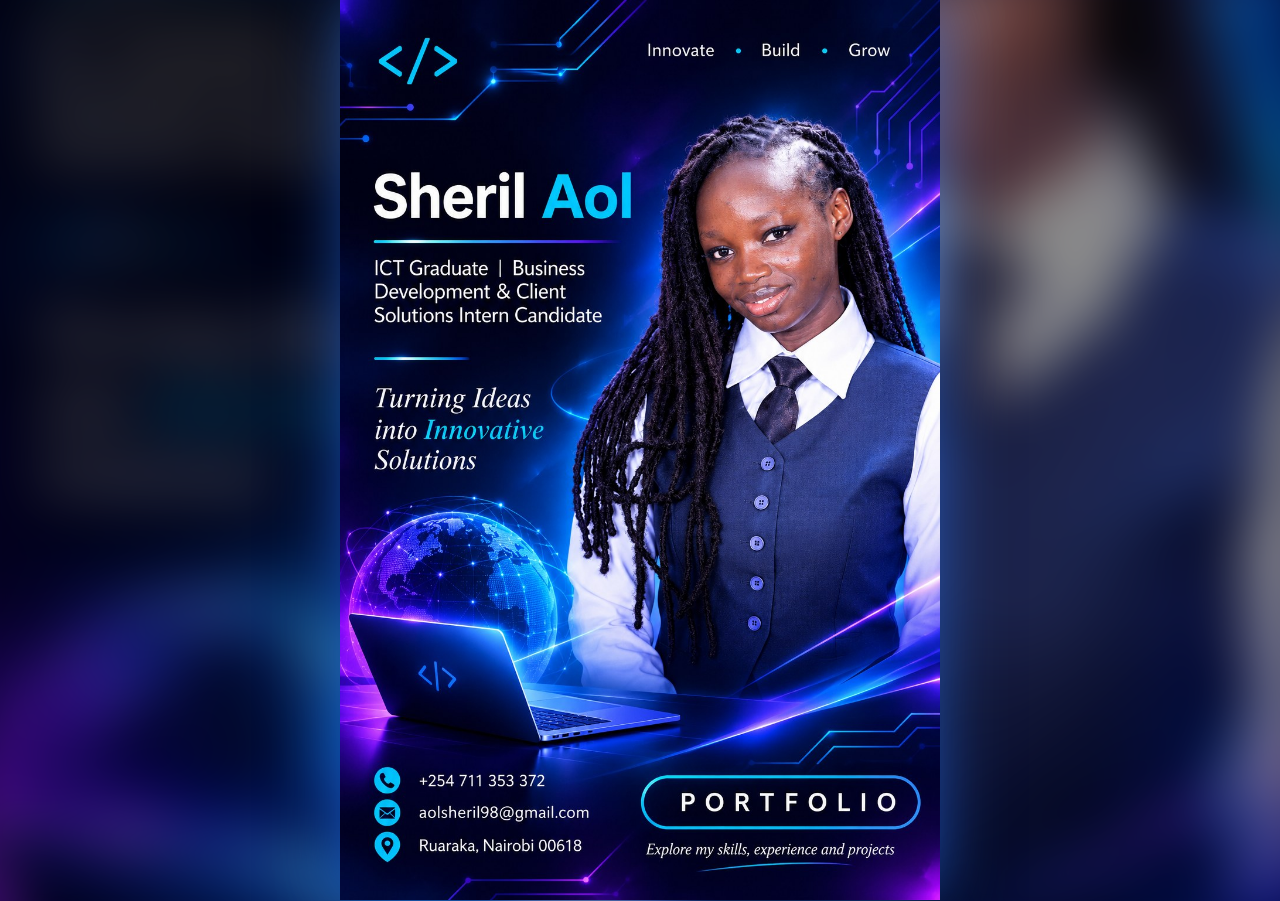
<file: index.html>
<!DOCTYPE html>
<html lang="en">
<head>
<meta charset="utf-8">
<meta name="viewport" content="width=device-width, initial-scale=1">
<title>Sheril Aol | ICT Graduate Portfolio</title>
<meta name="description" content="Portfolio of Sheril Aol, ICT graduate in networking, Linux, software and client solutions.">
<style>
*,*::before,*::after{box-sizing:border-box}
html,body{margin:0;height:100%;background:#05061f}
body{display:flex;align-items:center;justify-content:center;overflow:hidden;font-family:system-ui,-apple-system,"Segoe UI",sans-serif}
.bg{position:fixed;inset:-40px;background:url(images/cover.jpg) center/cover;filter:blur(28px) brightness(.55)}
.poster{position:relative;width:min(100vw,66.666vh);aspect-ratio:1024/1536;box-shadow:0 0 60px rgba(40,120,255,.55)}
.poster img{display:block;width:100%;height:100%}
.hot{position:absolute;display:block;border-radius:40px}
.hot:hover{box-shadow:0 0 22px rgba(30,167,255,.9);background:rgba(30,167,255,.12)}
.hot:focus-visible{outline:3px solid #5EEAD4;outline-offset:2px}
.sr{position:absolute;width:1px;height:1px;overflow:hidden;clip:rect(0 0 0 0);white-space:nowrap}
.sr:focus,.sr a:focus{position:fixed;width:auto;height:auto;clip:auto;z-index:9;background:#fff;color:#000;padding:8px 12px;top:8px;left:8px}
@media(max-height:500px){body{overflow:auto;align-items:flex-start}.poster{width:100vw}}
</style>
</head>
<body>
<div class="bg" aria-hidden="true"></div>
<main class="poster">
<h1 class="sr">Sheril Aol, ICT Graduate | Business Development &amp; Client Solutions Intern Candidate</h1>
<img src="images/cover.jpg" alt="Portfolio cover: Sheril Aol, ICT graduate, in a vest and tie working on a laptop. Turning ideas into innovative solutions. Phone +254 711 353 372, email aolsheril98@gmail.com, Ruaraka, Nairobi 00618.">
<a class="hot" style="left:50.3%;top:86.2%;width:46.5%;height:6%" href="about.html" aria-label="Open my portfolio"></a>
<a class="hot" style="left:5.5%;top:85%;width:29%;height:3.4%" href="tel:+254711353372" aria-label="Call +254 711 353 372"></a>
<a class="hot" style="left:5.5%;top:88.6%;width:37%;height:3.4%" href="mailto:aolsheril98@gmail.com" aria-label="Email aolsheril98@gmail.com"></a>
<nav class="sr"><a href="about.html">About</a> <a href="about.html#skills">Skills</a> <a href="projects.html">Projects</a> <a href="about.html#experience">Experience</a> <a href="projects.html#contact">Contact</a></nav>
</main>
</body>
</html>
</file>
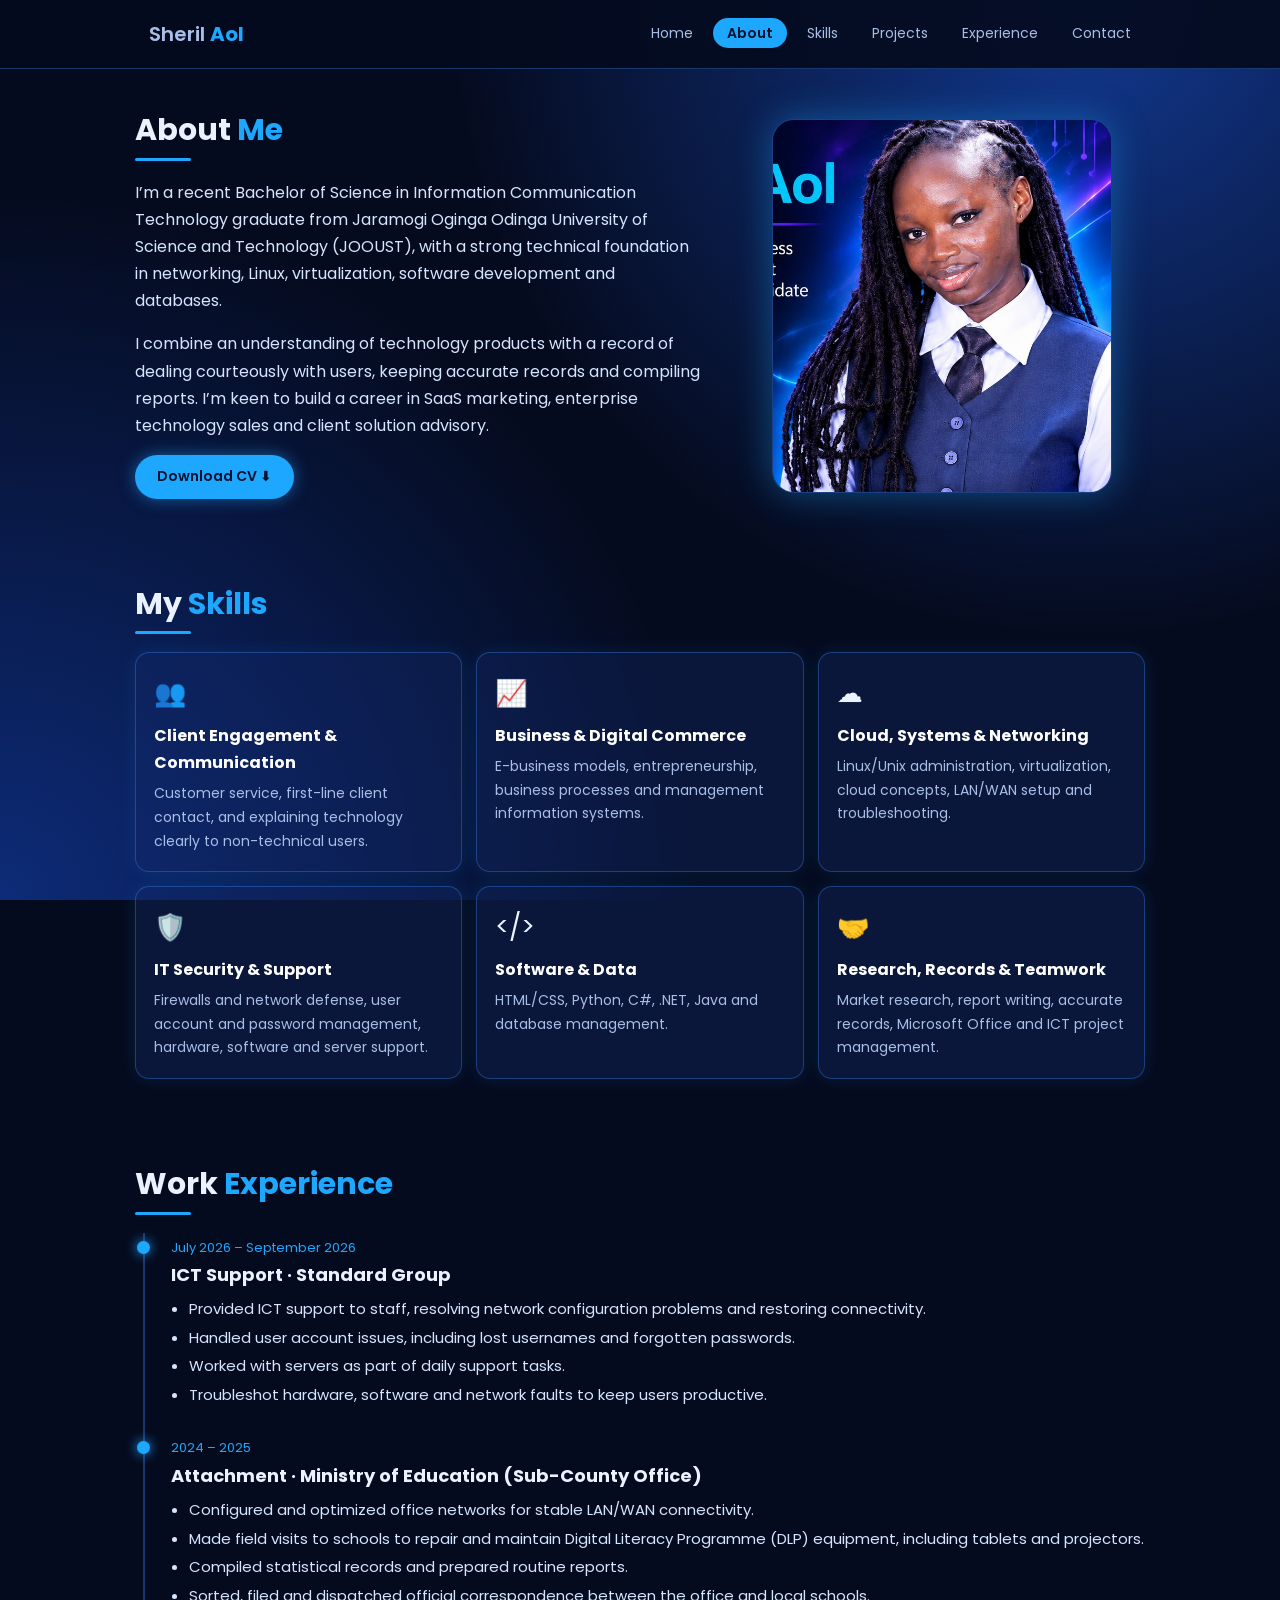
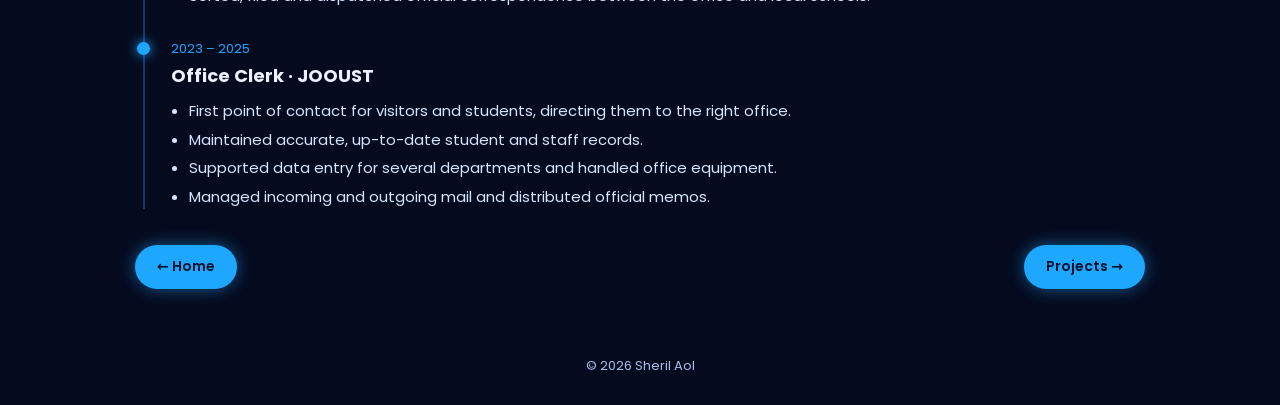
<file: about.html>
<!DOCTYPE html>
<html lang="en">
<head>
<meta charset="utf-8">
<meta name="viewport" content="width=device-width, initial-scale=1">
<link rel="stylesheet" href="https://fonts.googleapis.com/css2?family=Poppins:wght@400;600;700&display=swap">
<link rel="stylesheet" href="css/style.css">
<title>About | Sheril Aol</title>
</head>
<body>
<nav><div class="wrap">
<a class="brand" href="index.html">Sheril <b>Aol</b></a>
<ul>
<li><a href="index.html">Home</a></li>
<li><a class="on" href="about.html">About</a></li>
<li><a href="#skills">Skills</a></li>
<li><a href="projects.html">Projects</a></li>
<li><a href="#experience">Experience</a></li>
<li><a href="projects.html#contact">Contact</a></li>
</ul>
</div></nav>

<main class="wrap">
<section id="about">
<div class="about">
<div>
<h2>About <b>Me</b></h2>
<div id="about-text"></div>
<a class="btn" id="cv-btn" href="#" download>Download CV ⬇</a>
</div>
<div class="photo"><img src="images/sheril.jpg" alt="Sheril Aol" style="object-position:center 20%"></div>
</div>
</section>

<section id="skills">
<h2>My <b>Skills</b></h2>
<div class="grid" id="skills-grid"></div>
</section>

<section id="experience">
<h2>Work <b>Experience</b></h2>
<div class="tl" id="exp-list"></div>
<div class="next"><a class="btn" href="index.html">← Home</a><a class="btn" href="projects.html">Projects →</a></div>
</section>
</main>
<footer>© <span id="y">2026</span> Sheril Aol</footer>
<script src="js/data.js"></script>
<script src="js/script.js"></script>
</body>
</html>
</file>
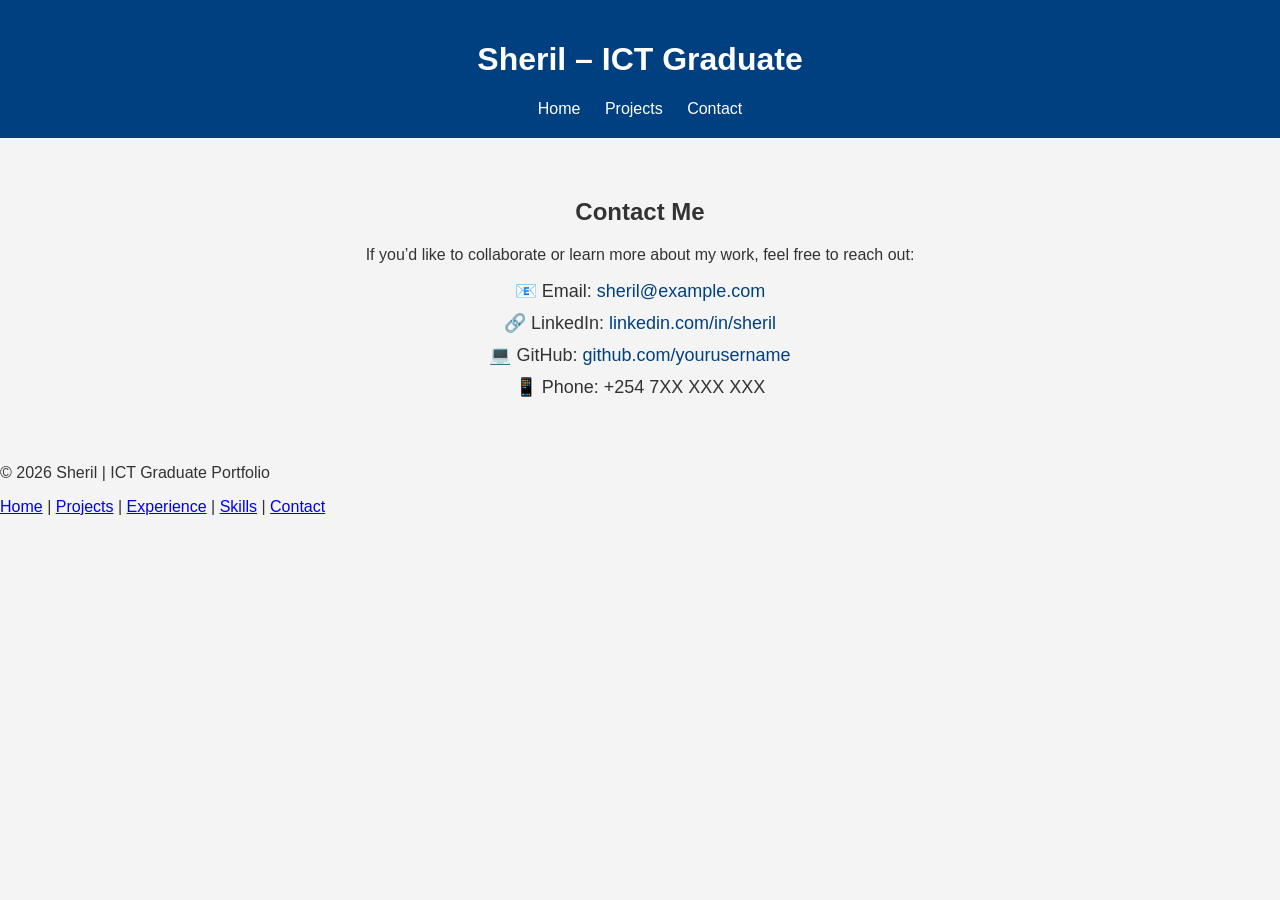
<file: contact.html>
<!DOCTYPE html>
<html lang="en">
<head>
  <meta charset="UTF-8">
  <title>Contact | Sheril Portfolio</title>
  <link rel="stylesheet" href="style.css">
</head>
<body>
  <header>
    <h1>Sheril – ICT Graduate</h1>
    <nav>
      <a href="index.html">Home</a>
      <a href="projects.html">Projects</a>
      <a href="contact.html">Contact</a>
    </nav>
  </header>

  <section class="contact">
    <h2>Contact Me</h2>
    <p>If you’d like to collaborate or learn more about my work, feel free to reach out:</p>

    <div class="contact-info">
      <p>📧 Email: <a href="mailto:sheril@example.com">sheril@example.com</a></p>
      <p>🔗 LinkedIn: <a href="https://linkedin.com/in/sheril">linkedin.com/in/sheril</a></p>
      <p>💻 GitHub: <a href="https://github.com/yourusername">github.com/yourusername</a></p>
      <p>📱 Phone: +254 7XX XXX XXX</p>
    </div>
  </section>

  <footer>
  <p>&copy; 2026 Sheril | ICT Graduate Portfolio</p>
  <p>
    <a href="index.html">Home</a> |
    <a href="projects.html">Projects</a> |
    <a href="experience.html">Experience</a> |
    <a href="skills.html">Skills</a> |
    <a href="contact.html">Contact</a>
  </p>
</footer>

</body>
</html>
</file>
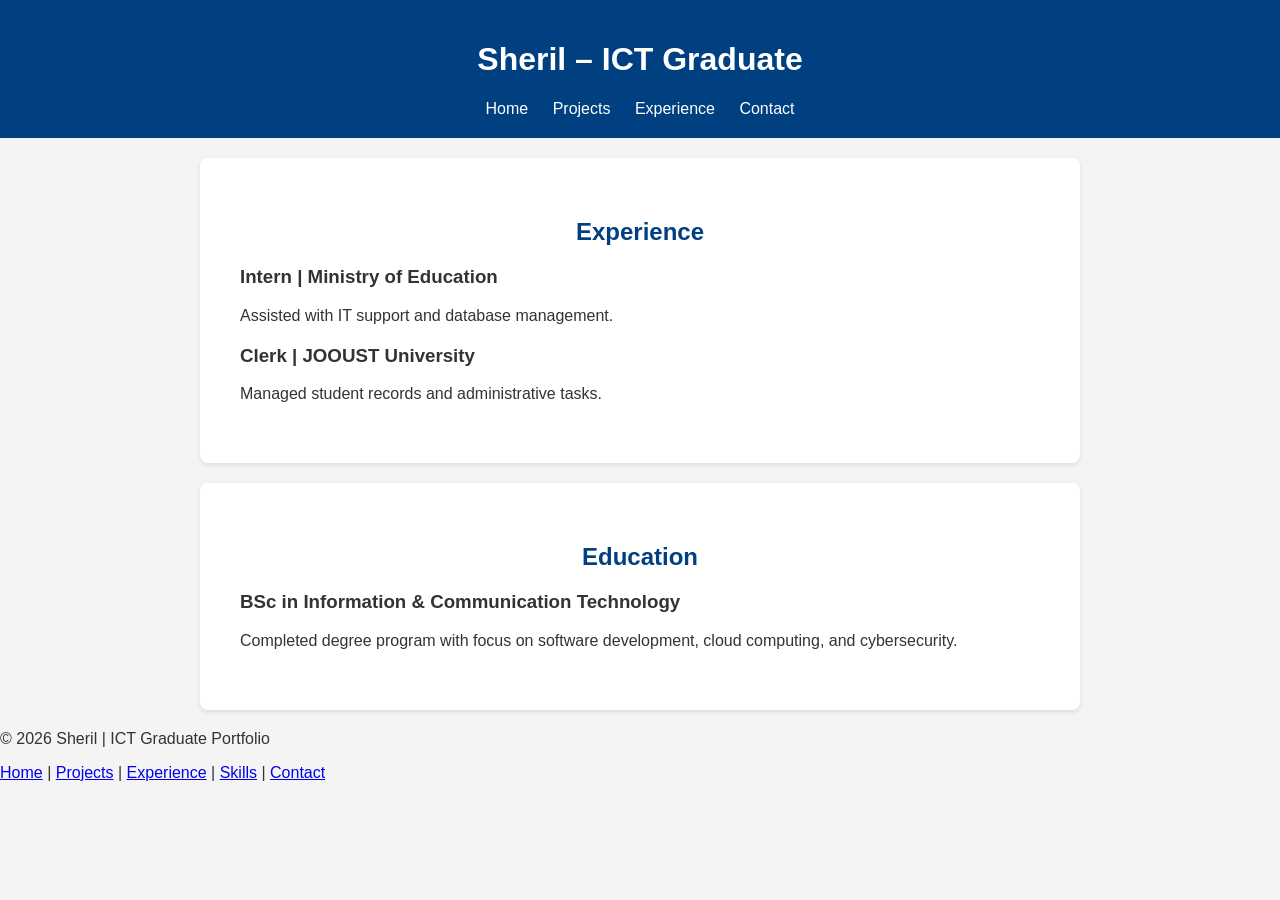
<file: experience.html>
<!DOCTYPE html>
<html lang="en">
<head>
  <meta charset="UTF-8">
  <title>Experience & Education | Sheril Portfolio</title>
  <link rel="stylesheet" href="style.css">
</head>
<body>
  <header>
    <h1>Sheril – ICT Graduate</h1>
    <nav>
      <a href="index.html">Home</a>
      <a href="projects.html">Projects</a>
      <a href="experience.html">Experience</a>
      <a href="contact.html">Contact</a>
    </nav>
  </header>

  <section class="experience">
    <h2>Experience</h2>
    <div class="exp-card">
      <h3>Intern | Ministry of Education</h3>
      <p>Assisted with IT support and database management.</p>
    </div>

    <div class="exp-card">
      <h3>Clerk | JOOUST University</h3>
      <p>Managed student records and administrative tasks.</p>
    </div>
  </section>

  <section class="education">
    <h2>Education</h2>
    <div class="edu-card">
      <h3>BSc in Information & Communication Technology</h3>
      <p>Completed degree program with focus on software development, cloud computing, and cybersecurity.</p>
    </div>
  </section>
  <footer>
  <p>&copy; 2026 Sheril | ICT Graduate Portfolio</p>
  <p>
    <a href="index.html">Home</a> |
    <a href="projects.html">Projects</a> |
    <a href="experience.html">Experience</a> |
    <a href="skills.html">Skills</a> |
    <a href="contact.html">Contact</a>
  </p>
</footer>

</body>
</html>
</file>
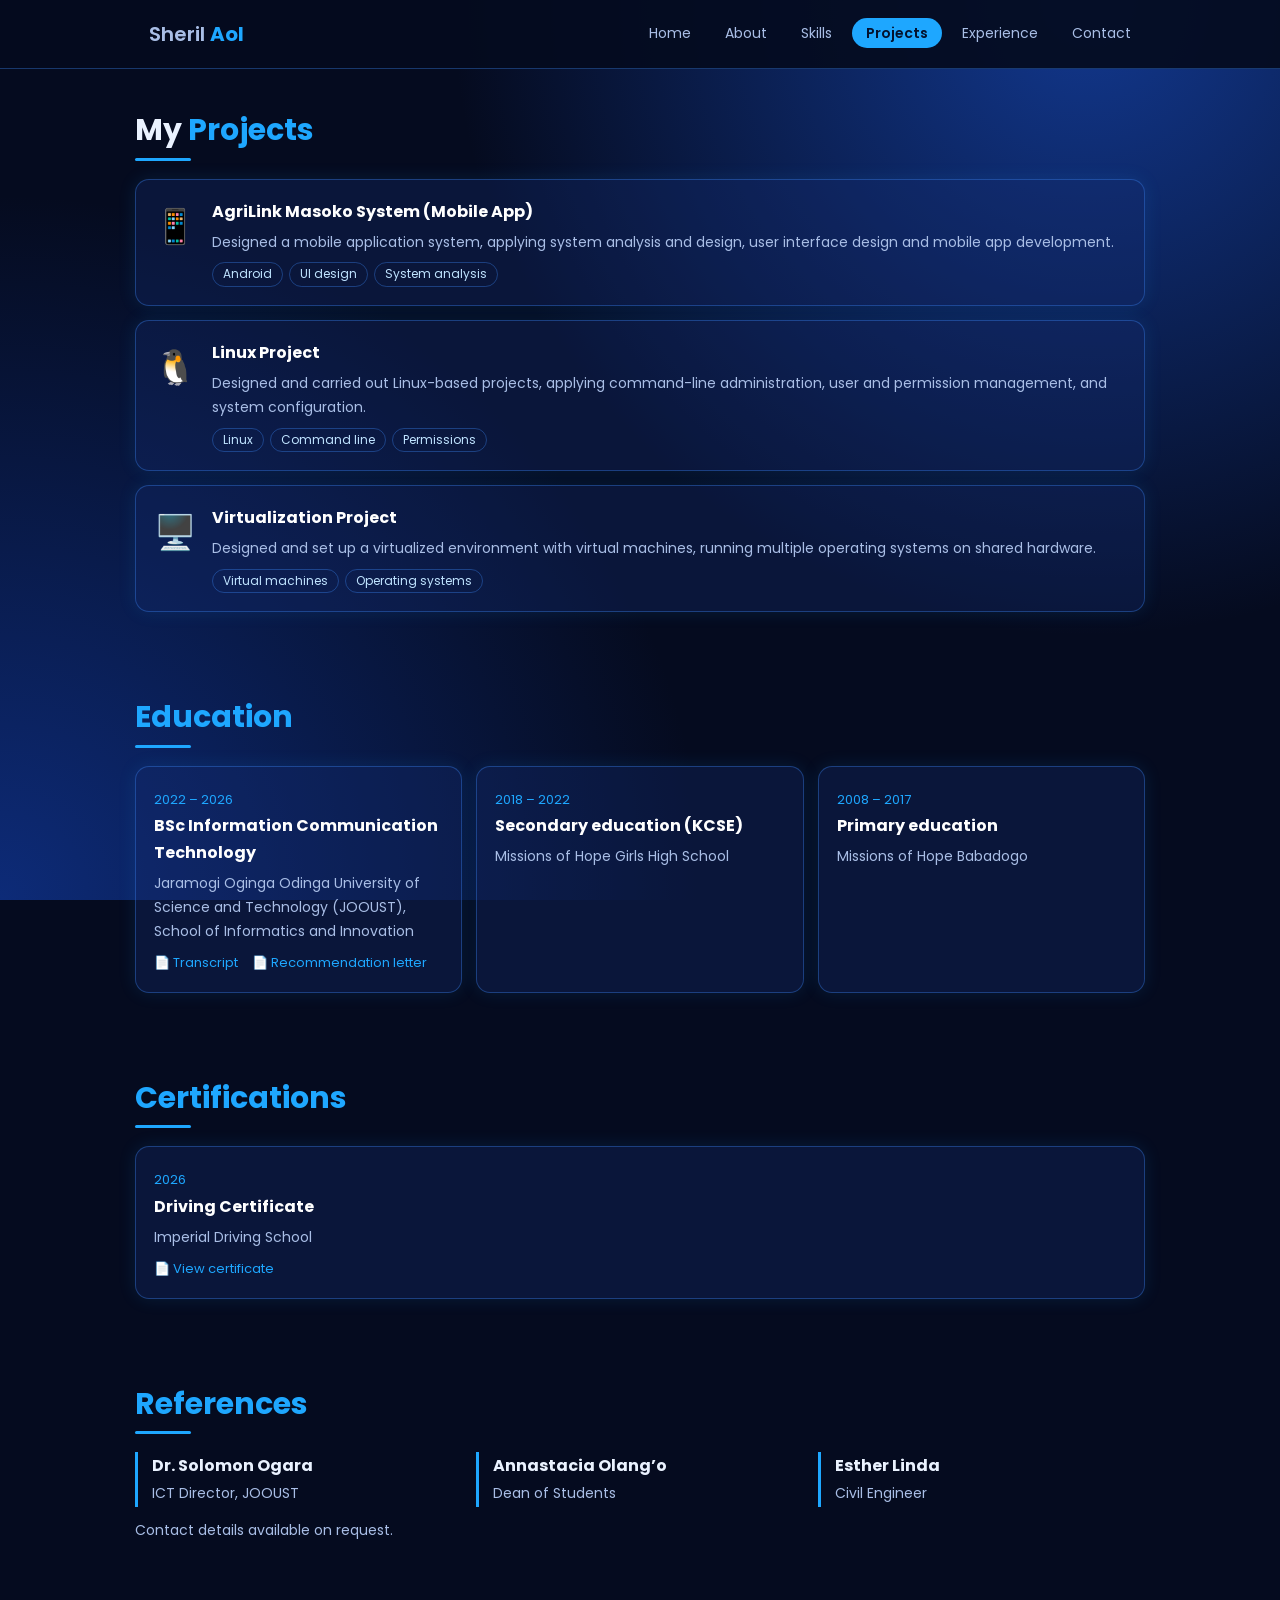
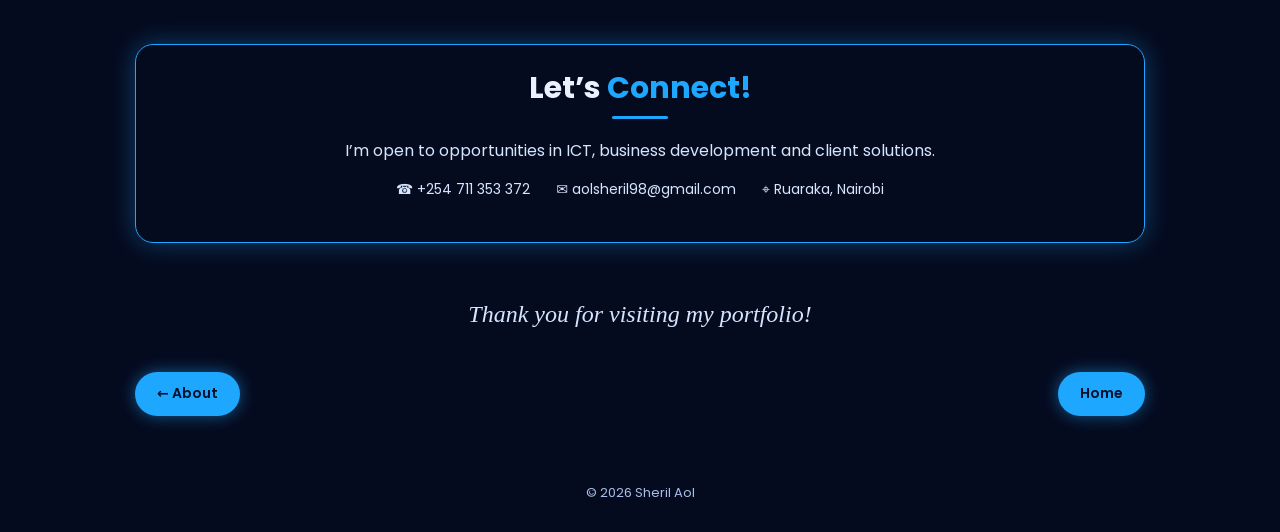
<file: projects.html>
<!DOCTYPE html>
<html lang="en">
<head>
<meta charset="utf-8">
<meta name="viewport" content="width=device-width, initial-scale=1">
<link rel="stylesheet" href="https://fonts.googleapis.com/css2?family=Poppins:wght@400;600;700&display=swap">
<link rel="stylesheet" href="css/style.css">
<title>Projects | Sheril Aol</title>
</head>
<body>
<nav><div class="wrap">
<a class="brand" href="index.html">Sheril <b>Aol</b></a>
<ul>
<li><a href="index.html">Home</a></li>
<li><a href="about.html">About</a></li>
<li><a href="about.html#skills">Skills</a></li>
<li><a class="on" href="projects.html">Projects</a></li>
<li><a href="about.html#experience">Experience</a></li>
<li><a href="#contact">Contact</a></li>
</ul>
</div></nav>

<main class="wrap">
<section id="projects">
<h2>My <b>Projects</b></h2>
<div class="grid" id="projects-list" style="grid-template-columns:1fr"></div>
</section>

<section id="education">
<h2><b>Education</b></h2>
<div class="grid" id="edu-grid"></div>
</section>

<section id="certs">
<h2><b>Certifications</b></h2>
<div class="grid" id="cert-grid"></div>
</section>

<section id="references">
<h2><b>References</b></h2>
<div class="refs" id="refs"></div>
<p id="refs-note" style="color:var(--muted);font-size:14px;margin-top:12px">Contact details available on request.</p>
</section>

<section id="contact">
<div class="connect">
<h2>Let’s <b>Connect!</b></h2>
<p>I’m open to opportunities in ICT, business development and client solutions.</p>
<div class="row" id="contact-row"></div>
<div class="social" id="social"></div>
</div>
<p class="thanks">Thank you for visiting my portfolio!</p>
<div class="next"><a class="btn" href="about.html">← About</a><a class="btn" href="index.html">Home</a></div>
</section>
</main>
<footer>© <span id="y">2026</span> Sheril Aol</footer>
<script src="js/data.js"></script>
<script src="js/script.js"></script>
</body>
</html>
</file>
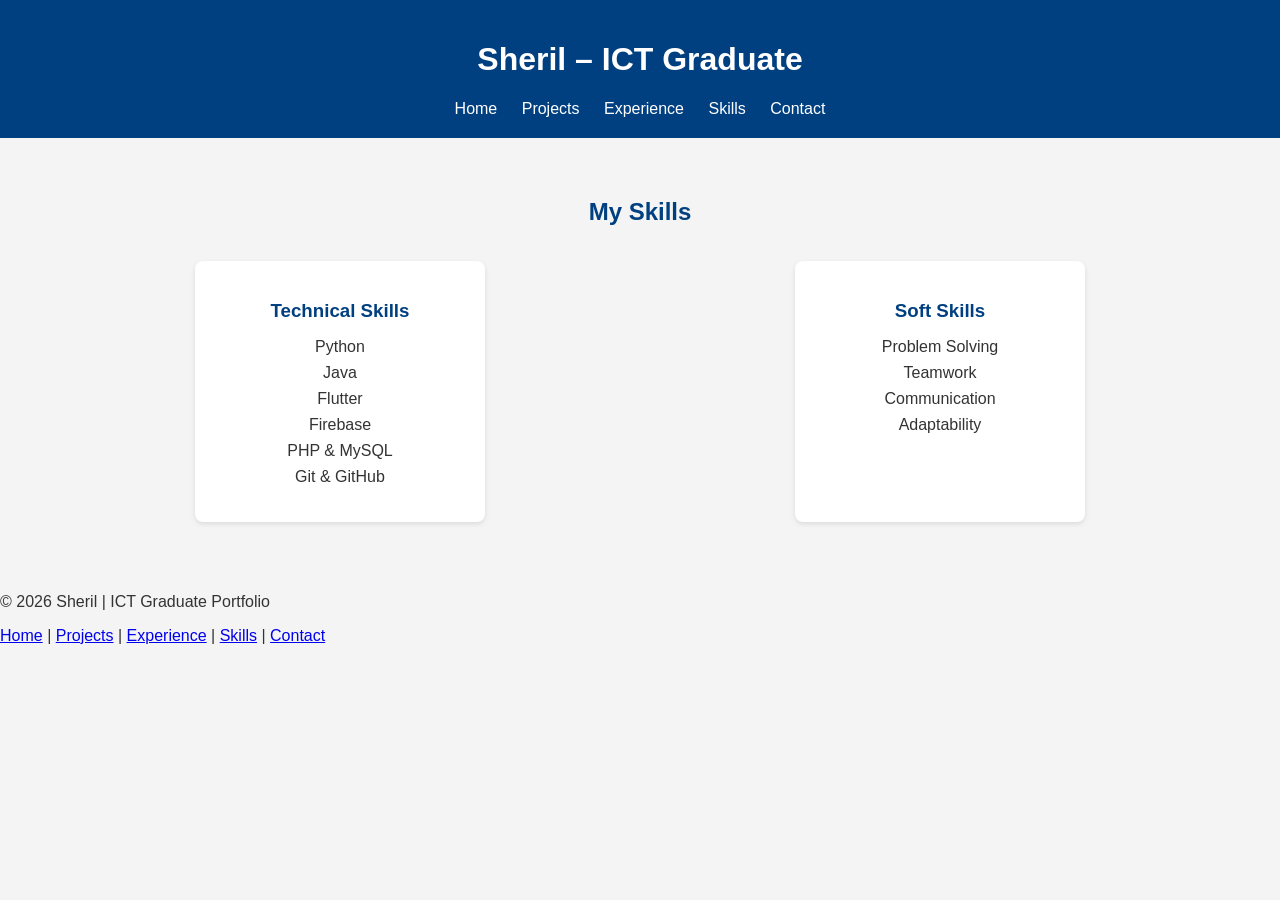
<file: skills.html>
<!DOCTYPE html>
<html lang="en">
<head>
  <meta charset="UTF-8">
  <title>Skills | Sheril Portfolio</title>
  <style>
    body {
      font-family: Arial, sans-serif;
      margin: 0;
      background: #f4f4f4;
      color: #333;
    }

    header {
      background: #004080;
      color: white;
      padding: 20px;
      text-align: center;
    }

    nav a {
      margin: 0 10px;
      color: white;
      text-decoration: none;
    }

    .skills {
      padding: 40px;
      text-align: center;
    }

    .skills h2 {
      color: #004080;
      margin-bottom: 20px;
    }

    .skills-container {
      display: flex;
      justify-content: space-around;
      flex-wrap: wrap;
    }

    .skill-card {
      background: white;
      border-radius: 8px;
      box-shadow: 0 2px 5px rgba(0,0,0,0.1);
      margin: 15px;
      padding: 20px;
      width: 250px;
    }

    .skill-card h3 {
      color: #004080;
      margin-bottom: 10px;
    }

    .skill-card ul {
      list-style: none;
      padding: 0;
    }

    .skill-card li {
      margin: 8px 0;
    }
  </style>
</head>
<body>
  <header>
    <h1>Sheril – ICT Graduate</h1>
    <nav>
      <a href="index.html">Home</a>
      <a href="projects.html">Projects</a>
      <a href="experience.html">Experience</a>
      <a href="skills.html">Skills</a>
      <a href="contact.html">Contact</a>
    </nav>
  </header>

  <section class="skills">
    <h2>My Skills</h2>
    <div class="skills-container">
      <div class="skill-card">
        <h3>Technical Skills</h3>
        <ul>
          <li>Python</li>
          <li>Java</li>
          <li>Flutter</li>
          <li>Firebase</li>
          <li>PHP & MySQL</li>
          <li>Git & GitHub</li>
        </ul>
      </div>

      <div class="skill-card">
        <h3>Soft Skills</h3>
        <ul>
          <li>Problem Solving</li>
          <li>Teamwork</li>
          <li>Communication</li>
          <li>Adaptability</li>
        </ul>
      </div>
    </div>
  </section>
  <footer>
  <p>&copy; 2026 Sheril | ICT Graduate Portfolio</p>
  <p>
    <a href="index.html">Home</a> |
    <a href="projects.html">Projects</a> |
    <a href="experience.html">Experience</a> |
    <a href="skills.html">Skills</a> |
    <a href="contact.html">Contact</a>
  </p>
</footer>

</body>
</html>
</file>
<file: css/style.css>
:root{--bg:#050B1F;--bg2:#0A1740;--card:rgba(20,45,110,.35);--line:rgba(60,140,255,.35);--blue:#1EA7FF;--text:#EAF2FF;--muted:#A9BEE6;color-scheme:dark}
*,*::before,*::after{box-sizing:border-box}
html{scroll-behavior:smooth}
body{margin:0;min-height:100vh;color:var(--text);font:400 16px/1.7 "Poppins",system-ui,-apple-system,"Segoe UI",sans-serif;background:radial-gradient(circle at 85% 0%,#12388f 0,transparent 45%),radial-gradient(circle at 0% 100%,#0d2b78 0,transparent 45%),var(--bg);background-attachment:fixed}
a{color:inherit;text-decoration:none}
:focus-visible{outline:2px solid var(--blue);outline-offset:3px}
.wrap{max-width:1050px;margin:0 auto;padding:0 20px}
nav{position:sticky;top:0;z-index:5;background:rgba(5,11,31,.92);border-bottom:1px solid var(--line)}
nav .wrap{display:flex;justify-content:space-between;align-items:center;gap:12px;padding-top:12px;padding-bottom:12px;flex-wrap:wrap}
.brand{font-size:20px;font-weight:600}.brand b{color:var(--blue)}
nav ul{display:flex;gap:6px;list-style:none;margin:0;padding:0;font-size:14px;flex-wrap:wrap}
nav a{padding:5px 14px;border-radius:20px;color:var(--muted)}
nav a:hover{color:#fff}
nav a.on{background:var(--blue);color:#04122e;font-weight:600}
h1,h2{line-height:1.15;margin:0}
h2{font-size:30px;margin-bottom:18px}h2 b{color:var(--blue)}
h2::after{content:"";display:block;width:56px;height:3px;background:var(--blue);margin-top:10px;border-radius:2px}
section{padding:44px 0}
.blue{color:var(--blue)}
/* cover */
.cover{min-height:calc(100vh - 62px);display:flex;align-items:center;padding:30px 0}
.cover .wrap{display:grid;grid-template-columns:1.2fr 1fr;gap:30px;align-items:center}
.code{font-size:42px;color:var(--blue);font-weight:600;letter-spacing:2px;margin-bottom:10px}
.cover h1{font-size:clamp(44px,8vw,78px);font-weight:700}
.cover .title{font-size:clamp(18px,2.6vw,26px);margin:14px 0 18px;max-width:20em}
.cover .quote{font:italic 400 24px/1.3 Georgia,serif;color:#D5E5FF;margin:22px 0;padding-top:20px;border-top:3px solid var(--blue);width:fit-content;max-width:100%}
.contact-list{list-style:none;padding:0;margin:20px 0;color:#D5E5FF}
.contact-list li{margin-bottom:6px}.contact-list span{color:var(--blue);margin-right:10px}
.pill{display:inline-block;border:2px solid var(--blue);border-radius:40px;padding:10px 34px;letter-spacing:6px;font-size:20px;box-shadow:0 0 18px rgba(30,167,255,.45);margin-right:14px}
.btn{display:inline-block;background:var(--blue);color:#04122e;font-weight:600;font-size:14px;padding:10px 22px;border-radius:24px;box-shadow:0 0 16px rgba(30,167,255,.5)}
.btn:hover{transform:translateY(-2px)}
.photo{border-radius:22px;border:1px solid var(--line);box-shadow:0 0 36px rgba(30,167,255,.4);overflow:hidden;background:var(--bg2)}
.photo img{display:block;width:100%;height:100%;object-fit:cover}
.cover .photo{aspect-ratio:3/4;max-width:400px;justify-self:center;width:100%}
/* about */
.about{display:grid;grid-template-columns:1.4fr 1fr;gap:34px;align-items:center}
.about p{color:#D5E5FF}.about .photo{aspect-ratio:1/1.1;max-width:340px;width:100%;justify-self:center}
.grid{display:grid;grid-template-columns:repeat(auto-fit,minmax(250px,1fr));gap:14px}
.card{background:var(--card);border:1px solid var(--line);border-radius:14px;padding:18px;box-shadow:0 0 18px rgba(30,167,255,.12)}
.card:hover{border-color:var(--blue)}
.card h3{margin:0 0 6px;font-size:16px;color:#fff}.card p{margin:0;font-size:14px;color:var(--muted)}
.icon{font-size:26px;margin-bottom:6px;display:block}
.tl{border-left:2px solid var(--line);margin-left:8px;padding-left:26px}
.job{position:relative;margin-bottom:26px}
.job::before{content:"";position:absolute;left:-34px;top:8px;width:13px;height:13px;border-radius:50%;background:var(--blue);box-shadow:0 0 12px var(--blue)}
.job h3{margin:0;font-size:18px}.job .when{color:var(--blue);font-size:13px}
.job ul{margin:6px 0 0;padding-left:18px;color:#D5E5FF}.job li{margin-bottom:3px;font-size:15px}
/* projects */
.proj{display:flex;gap:16px;align-items:flex-start}
.proj .icon{font-size:34px;margin:0}
.edu .when{color:var(--blue);font-size:13px}
.refs{display:grid;grid-template-columns:repeat(auto-fit,minmax(200px,1fr));gap:14px}
.refs div{border-left:3px solid var(--blue);padding-left:14px}.refs b{display:block}.refs span{color:var(--muted);font-size:14px}
.connect{text-align:center;border:1px solid var(--blue);border-radius:18px;padding:26px 18px;box-shadow:0 0 24px rgba(30,167,255,.35)}
.connect h2::after{margin-left:auto;margin-right:auto}
.connect p{color:#D5E5FF;margin:0 0 14px}
.connect .row{display:flex;justify-content:center;flex-wrap:wrap;gap:8px 26px;font-size:14px;color:#D5E5FF}
.thanks{text-align:center;font:italic 24px Georgia,serif;color:#D5E5FF;padding:34px 0 10px}
.social{display:flex;justify-content:center;gap:10px;margin-top:14px;flex-wrap:wrap}
.social a{border:1px solid var(--blue);border-radius:20px;padding:4px 16px;font-size:13px;color:#BFE3FF}
.social a:hover{background:var(--blue);color:#04122e}
footer{text-align:center;color:var(--muted);font-size:13px;padding:18px 0 28px}
.next{display:flex;justify-content:space-between;gap:10px;padding:10px 0 4px;flex-wrap:wrap}
@media(max-width:760px){.cover .wrap,.about{grid-template-columns:1fr}.cover .photo{order:-1;max-width:280px}.about .photo{order:-1}.pill{margin-bottom:12px}}
@media(prefers-reduced-motion:reduce){html{scroll-behavior:auto}.btn:hover{transform:none}}
/* added for data-driven content */
.tags{display:flex;flex-wrap:wrap;gap:6px;margin-top:8px}
.tags span{border:1px solid var(--line);border-radius:14px;padding:1px 10px;font-size:12px;color:#BFE3FF}
.doclinks{display:flex;flex-wrap:wrap;gap:6px 14px;margin-top:8px;font-size:13px}
.doclinks a,.proj a.more{color:var(--blue)}
.doclinks a:hover,.proj a.more:hover{text-decoration:underline}
.proj a.more{display:inline-block;margin-top:8px;font-size:14px}
.empty{color:var(--muted);font-style:italic}
.refs .ph{display:block}
.shots{display:flex;flex-wrap:wrap;gap:10px;margin-top:12px}
.shots a{display:block;width:120px;height:210px;border-radius:10px;overflow:hidden;border:1px solid var(--line);box-shadow:0 0 12px rgba(30,167,255,.25)}
.shots a:hover{border-color:var(--blue)}
.shots img{display:block;width:100%;height:100%;object-fit:cover}
</file>
<file: style.css>
body {
  font-family: Arial, sans-serif;
  margin: 0;
  background: #f4f4f4;
  color: #333;
}

header {
  background: #004080;
  color: white;
  padding: 20px;
  text-align: center;
}

nav a {
  margin: 0 10px;
  color: white;
  text-decoration: none;
}

.hero {
  display: flex;
  align-items: center;
  justify-content: center;
  padding: 40px;
  background: white;
}

.profile-pic {
  width: 180px;
  border-radius: 50%;
  margin-right: 30px;
}

.button {
  background: #004080;
  color: white;
  padding: 10px 20px;
  text-decoration: none;
  border-radius: 5px;
}
.projects {
  padding: 40px;
  text-align: center;
}

.project-card {
  background: white;
  border-radius: 8px;
  box-shadow: 0 2px 5px rgba(0,0,0,0.1);
  margin: 20px auto;
  padding: 20px;
  max-width: 600px;
}

.project-card h3 {
  color: #004080;
}

.project-card p {
  margin: 8px 0;
}
.contact {
  padding: 40px;
  text-align: center;
}

.contact-info p {
  margin: 10px 0;
  font-size: 18px;
}

.contact-info a {
  color: #004080;
  text-decoration: none;
}

.experience, .education {
  padding: 40px;
  background: #fff;
  margin: 20px auto;
  max-width: 800px;
  border-radius: 8px;
  box-shadow: 0 2px 5px rgba(0,0,0,0.1);
}

.exp-card, .edu-card {
  margin: 20px 0;
}

.experience h2, .education h2 {
  color: #004080;
  text-align: center;
}
</file>
